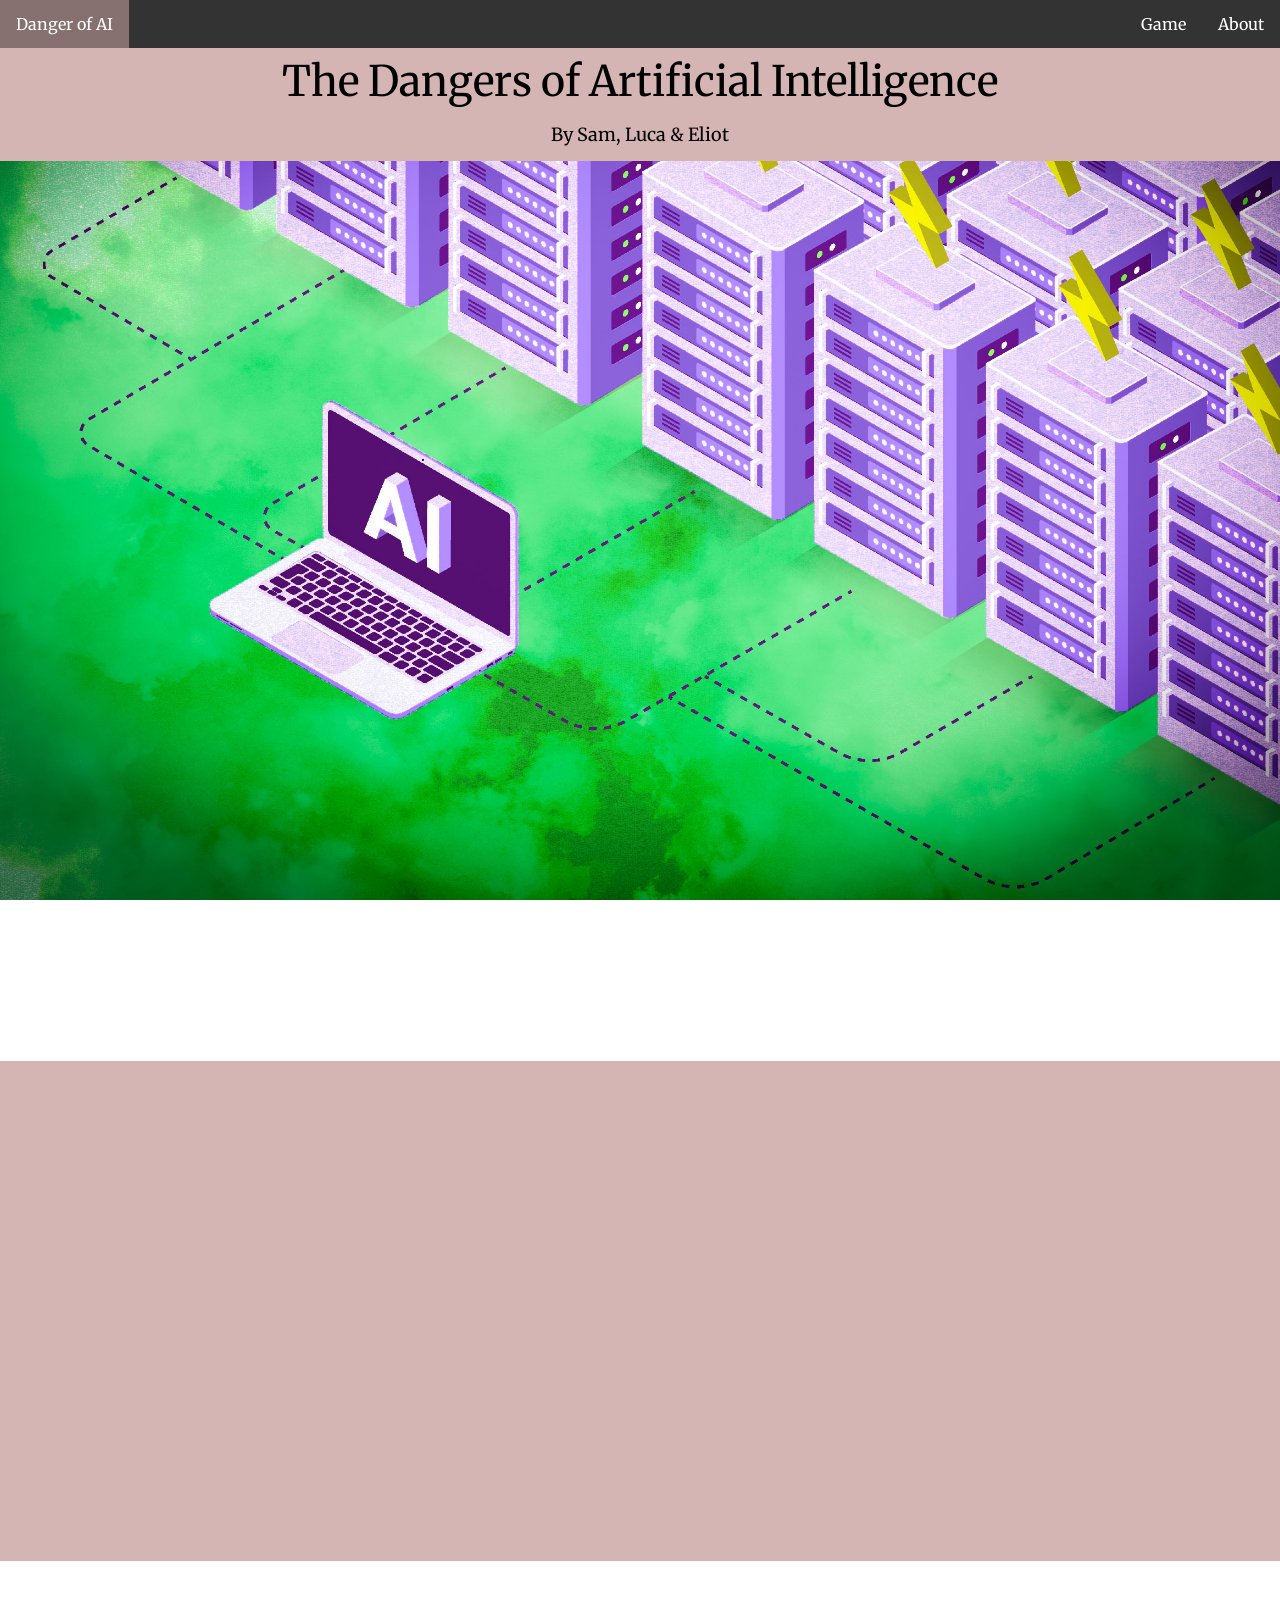
<file: index.html>
<!DOCTYPE html>
<html lang="en">
<head>
    <meta charset="UTF-8">
    <meta name="viewport" content="width=device-width, initial-scale=1.0">
    <title>Danger of AI</title>
    <link rel="stylesheet" href="DangerOfAI.css">
     <link rel="preconnect" href="https://fonts.googleapis.com">
        <link rel="preconnect" href="https://fonts.gstatic.com" crossorigin>
        <link href="https://fonts.googleapis.com/css2?family=Merriweather:ital,opsz,wght@0,18..144,300..900;1,18..144,300..900&display=swap" rel="stylesheet">
    <script src="DangerOfAI.js"></script>
</head>
<body>
    <div id="navbar-placeholder"></div>
    <div style="background-color: #D5B4B4; height: 160px; font-size: 35px; border: none; margin-top: -47px; display: flex; flex-direction: column; justify-content: center; align-items: center; position: relative;">
        <h1 class="merriweather1" align="center" style="font-size: 42px; margin: 0;">The Dangers of Artificial Intelligence</h1>
        <p class="merriweather1" align="center" style="font-size: 18px; margin: 0; position: absolute; bottom: 15px;">By Sam, Luca & Eliot</p>
    </div>
    <div class="parallax pimg1"></div>
    <div style="height:500px;background-color:#D5B4B4 ;font-size:36px"></div>
    <div class="parallax pimg2"></div>
</body>
</html>
</file>
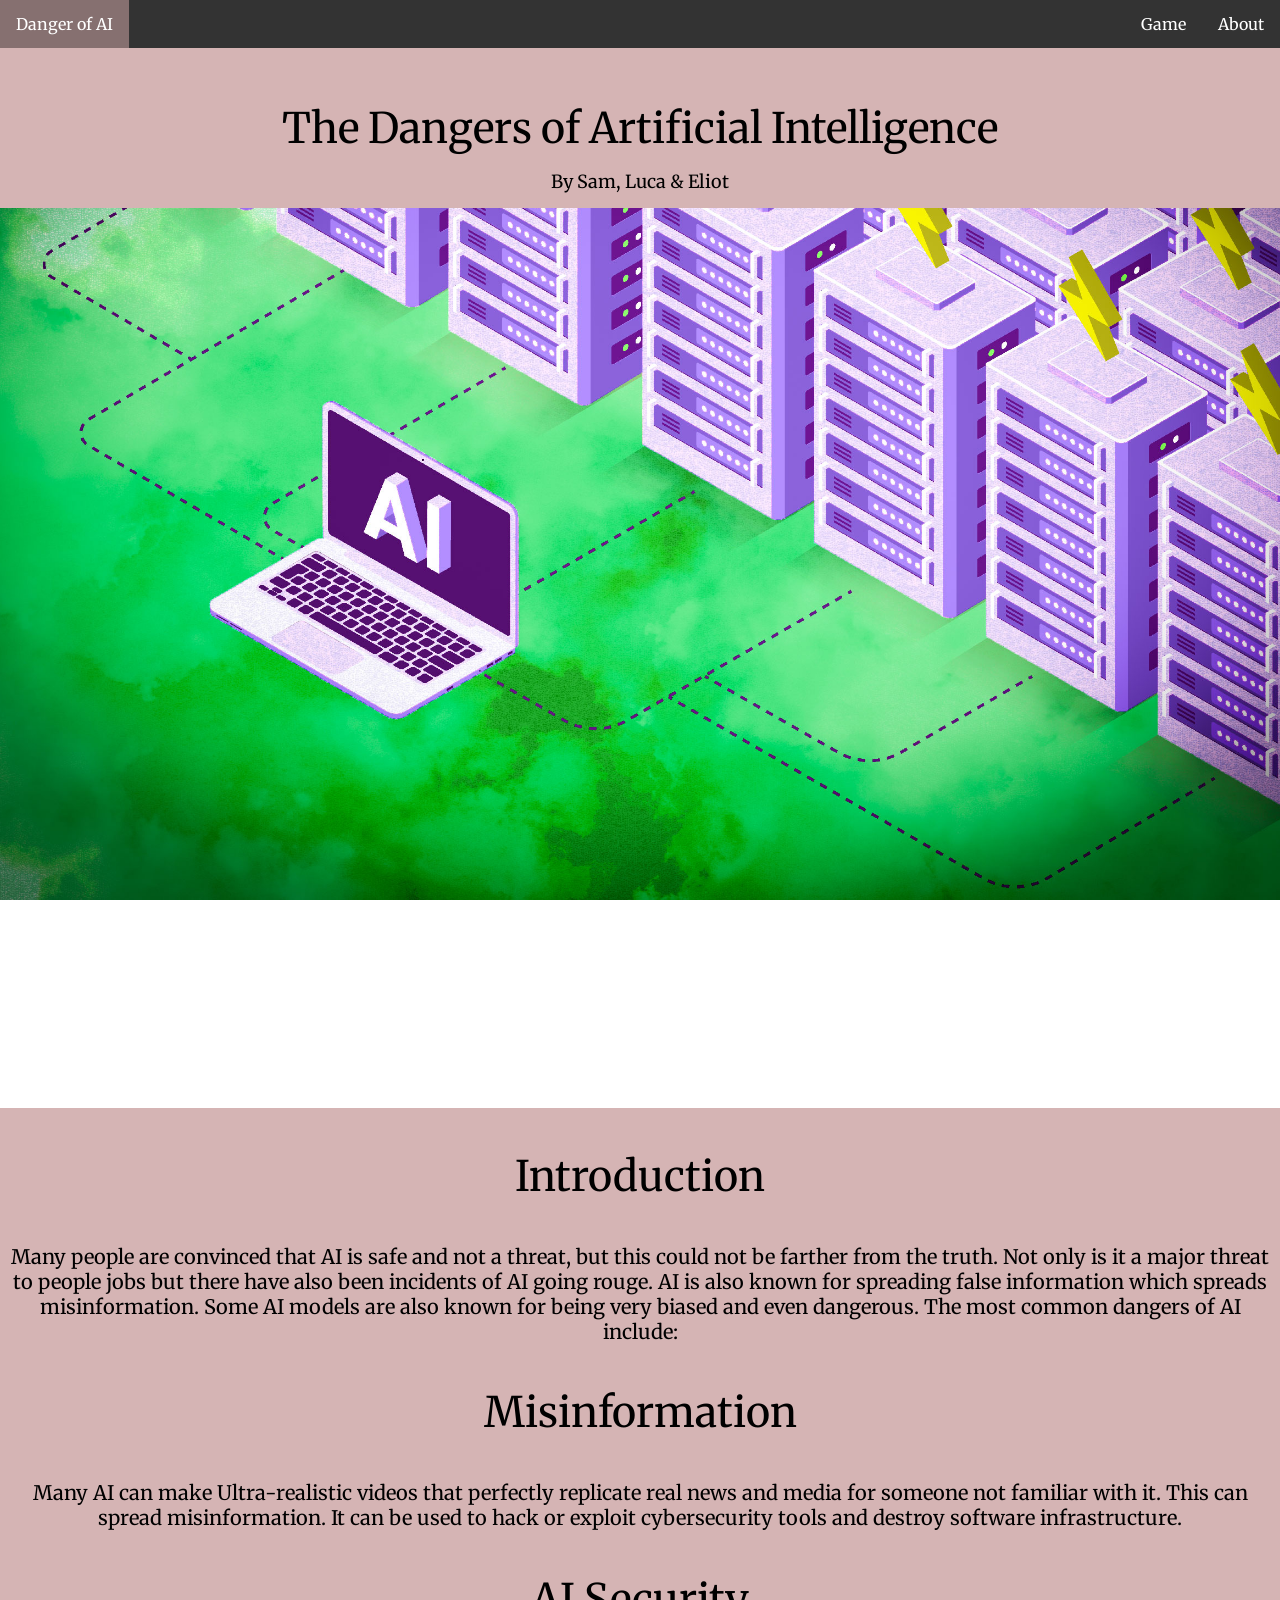
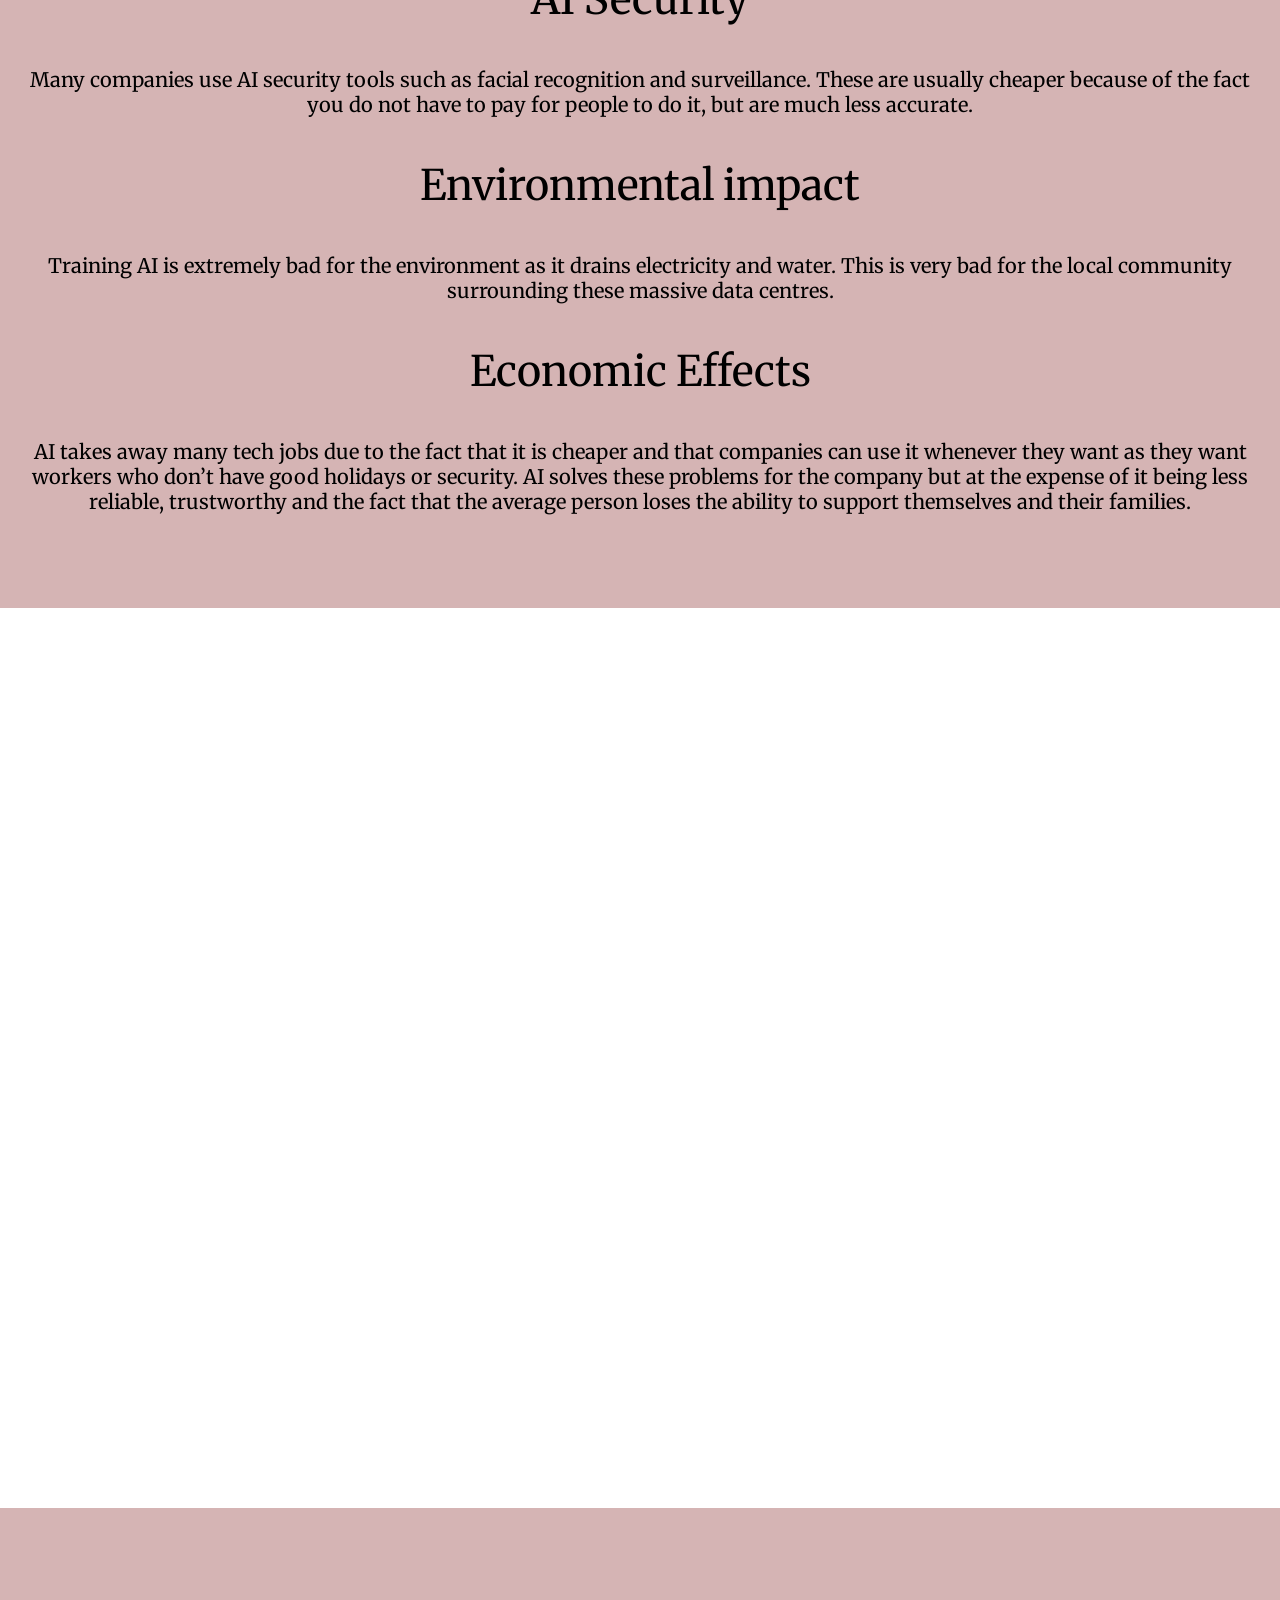
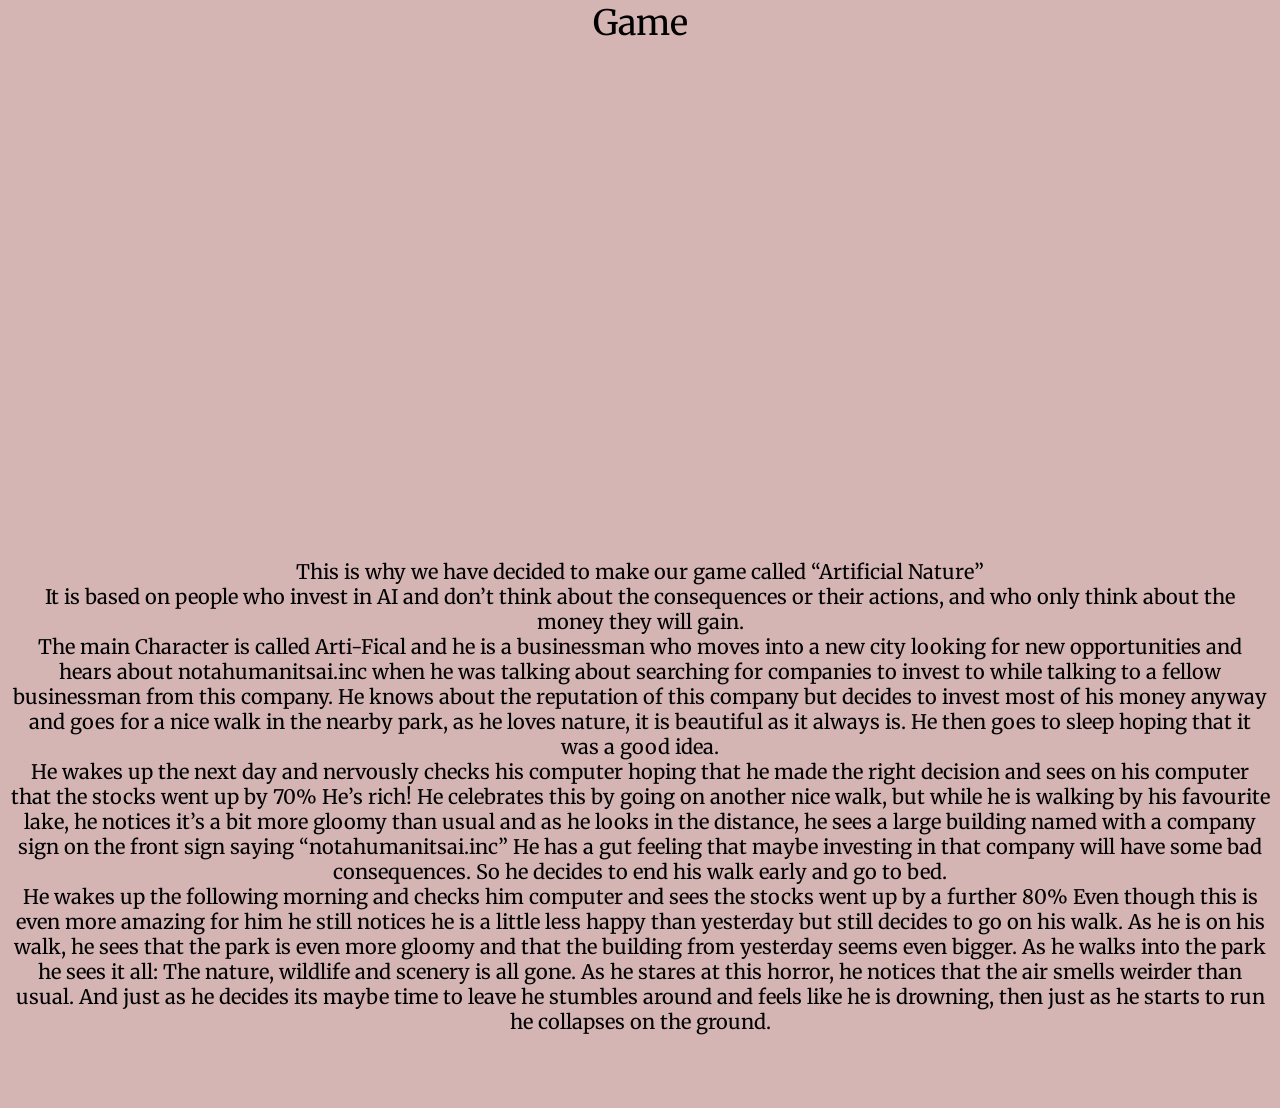
<file: Index.html>
<!DOCTYPE html>
<html lang="en">
<head>
    <meta charset="UTF-8">
    <meta name="viewport" content="width=device-width, initial-scale=1.0">
    <title>Danger of AI</title>
    <link rel="stylesheet" href="DangerOfAI.css">
     <link rel="preconnect" href="https://fonts.googleapis.com">
        <link rel="preconnect" href="https://fonts.gstatic.com" crossorigin>
        <link href="https://fonts.googleapis.com/css2?family=Merriweather:ital,opsz,wght@0,18..144,300..900;1,18..144,300..900&display=swap" rel="stylesheet">
    <script src="DangerOfAI.js"></script>
</head>
<body>
    <div id="navbar-placeholder"></div>
    <div style="background-color: #D5B4B4; height: 160px; font-size: 35px; border: none; display: flex; flex-direction: column; justify-content: center; align-items: center; position: relative;">
        <h1 class="merriweather1" align="center" style="font-size: 42px; margin: 0;">The Dangers of Artificial Intelligence</h1>
        <p class="merriweather1" align="center" style="font-size: 18px; margin: 0; position: absolute; bottom: 15px;">By Sam, Luca & Eliot</p>
    </div>
    <div class="parallax pimg1"></div>
    <div style="height:1100px; background-color:#D5B4B4; font-size:36px; display:flow-root"><h3 class="merriweather1" align="center">Introduction</h3><p class="merriweather1" style="font-size: 20px;" align="center">Many people are convinced that AI is safe and not a threat, but this could not be farther from the truth. Not only is it a major threat to people jobs but there have also been incidents of AI going rouge. AI is also known for spreading false information which spreads misinformation. Some AI models are also known for being very biased and even dangerous. 
The most common dangers of AI include:
 </p>

<h3 class="merriweather1" id="about" align="center">Misinformation</h3><p class="merriweather1" style="font-size: 20px;" align="center">
    Many AI can make Ultra-realistic videos that perfectly replicate real news and media for someone not familiar with it. This can spread misinformation.

 It can be used to hack or exploit cybersecurity tools and destroy software infrastructure. 
</p>

<h3 class="merriweather1" align="center"> AI Security</h3><p class="merriweather1" style="font-size: 20px;" align="center">
    Many companies use AI security tools such as facial recognition and surveillance. These are usually cheaper because of the fact you do not have to pay for people to do it, but are much less accurate.

</p>
<h3 class="merriweather1" align="center">Environmental impact</h3><p class="merriweather1" style="font-size: 20px;" align="center">
Training AI is extremely bad for the environment as it drains electricity and water. This is very bad for the local community surrounding these massive data centres.
</p>
<h3 class="merriweather1" align="center">Economic Effects</h3><p class="merriweather1" style="font-size: 20px;" align="center">
 AI takes away many tech jobs due to the fact that it is cheaper  and that companies can use it whenever they want as they want workers who don’t have good holidays or security. AI solves these problems for the company but at the expense of it being less reliable, trustworthy and the fact that the average person loses the ability to support themselves and their families.
</p>
</div>
    <div class="parallax pimg2" ></div>
<div id="game" style="height:1200px; background-color:#D5B4B4; font-size:36px; display:flow-root"><h3 class="merriweather1 title" align="center">Game</h3>
     <center>
<iframe allowtransparency="true" style="margin-top: 0px; border-radius: 20px;" width="485" height="402" src="https://scratch.mit.edu/projects/1392322126/embed" frameborder="0" allowfullscreen></iframe>
     </center>
 <p class="merriweather1" style="font-size: 20px;" align="center">
    This is why we have decided to make our game called “Artificial Nature” <br>
It is based on people who invest in AI and don’t think about the consequences or their actions, and who only think about the money they will gain.<br>
The main Character is called Arti-Fical and he is a businessman who moves into a new city looking for new opportunities and hears about notahumanitsai.inc when he was talking about searching for companies to invest to while talking to a fellow businessman from this company. He knows about the reputation of this company but decides to invest most of his money anyway and goes for a nice walk in the nearby park, as he loves nature, it is beautiful as it always is. He then goes to sleep hoping that it was a good idea. <br>
He wakes up the next day and nervously checks his computer hoping that he made the right decision and sees on his computer that the stocks went up by 70% He’s rich! He celebrates this by going on another nice walk, but while he is walking by his favourite lake, he notices it’s a bit more gloomy than usual and as he looks in the distance, he sees a large building named with a company sign on the front sign saying “notahumanitsai.inc” He has a gut feeling that maybe investing in that company will have some bad consequences. So he decides to end his walk early and go to bed.<br>
He wakes up the following morning and checks him computer and sees the stocks went up by a further 80% Even though this is even more amazing for him he still notices he is a little less happy than yesterday but still decides to go on his walk. As he is on his walk, he sees that the park is even more gloomy and that the building from yesterday seems even bigger. As he walks into the park he sees it all: The nature, wildlife and scenery is all gone. As he stares at this horror, he notices that the air smells weirder than usual. And just as he decides its maybe time to leave he stumbles around and feels like he is drowning, then just as he starts to run he collapses on the ground.<br>






 </p>
</div>
</body>
</html>
</file>
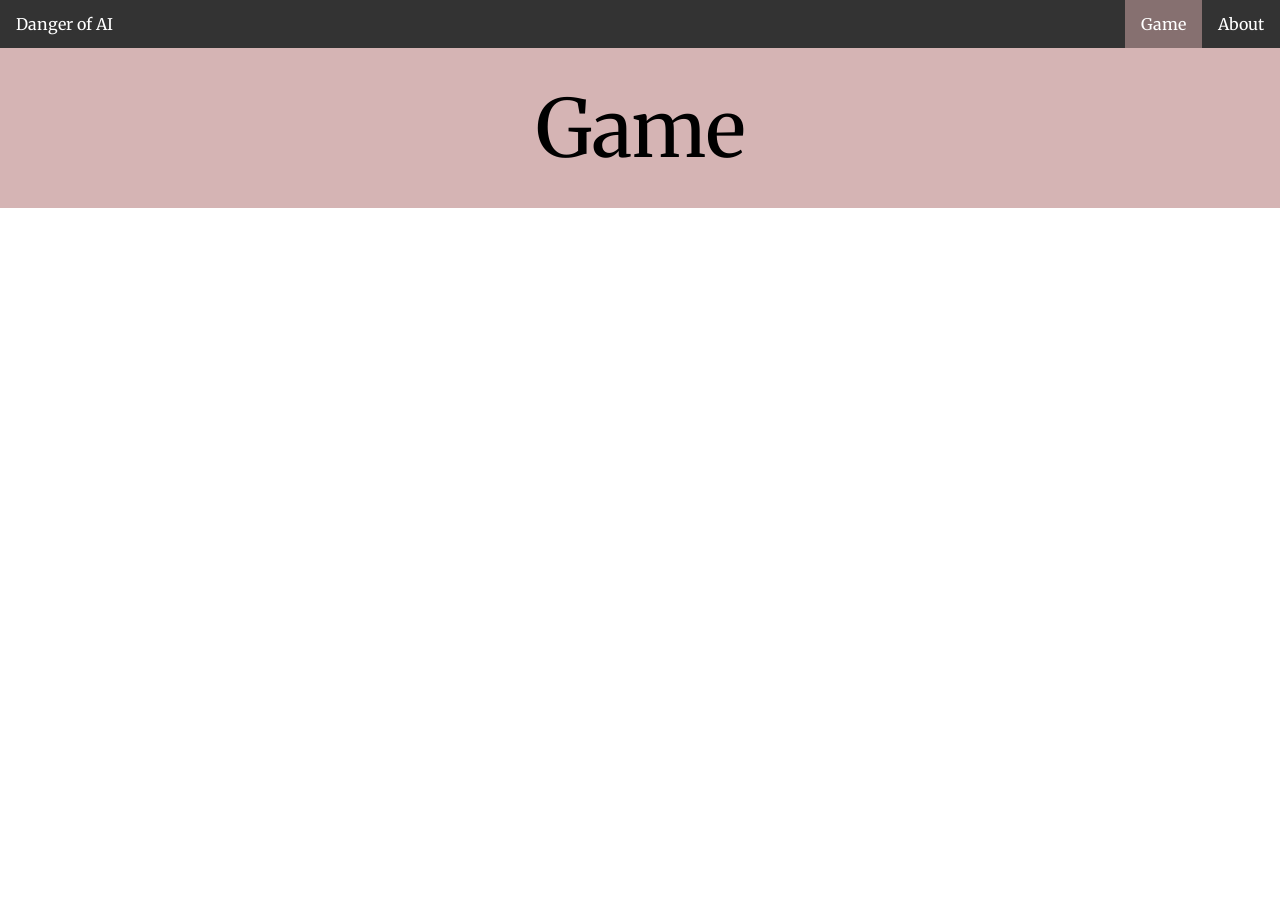
<file: DangerOfAIGAME.html>
<!DOCTYPE html>
<html lang="en">
<head>
    <meta charset="UTF-8">
    <meta name="viewport" content="width=device-width, initial-scale=1.0">
    <title>Danger of AI Game</title>
    <link rel="stylesheet" href="DangerOfAI.css">
     <link rel="preconnect" href="https://fonts.googleapis.com">
        <link rel="preconnect" href="https://fonts.gstatic.com" crossorigin>
        <link href="https://fonts.googleapis.com/css2?family=Merriweather:ital,opsz,wght@0,18..144,300..900;1,18..144,300..900&display=swap" rel="stylesheet">
    <script src="DangerOfAI.js"></script>
</head>
<body>
    <div id="navbar-placeholder"></div>
    <div>
    <h1 class="merriweather1 title" style="font-size: 80px; margin: 0;">Game</h1>
</div>  
    <center>
<iframe allowtransparency="true" style="margin-top: 0px; border-radius: 20px;" width="485" height="402" src="https://scratch.mit.edu/projects/1377549752/embed" frameborder="0" allowfullscreen></iframe>
     </center>
     
</body>
</html>
</file>
<file: DangerOfAI.css>
.merriweather1 {
  font-family: "Merriweather", serif;
  font-weight: 400;
}

html {
  height: 100%;
}

.parallax {

  /* Full height */
  height: 100vh; 

  /* Create the parallax scrolling effect */
  background-attachment: fixed;
  background-position: center;
  background-repeat: no-repeat;
  background-size: cover;
}

.pimg1{
  background-image: url('img_parallax.jpg');
}

.pimg2{
  background-image: url('img_parallax2.jpg');
}

.pstart {
     border-radius: 30px 30px 0px 0px
}

.pend {
    border-radius: 0px 0px 30px 30px 
}

body {
    padding:0;
    margin:0;
}


h2, p {
  margin: 10px;
}

#navbar-placeholder {
  position: sticky;
  top: 0;
  z-index: 1000;
}

ul {
  list-style-type: none;
  margin: 0;
  padding: 0;
  overflow: hidden;
  background-color: #333333;
}

ul li {
  float: left;
}

ul li a {
  display: block;
  color: white;
  text-align: center;
  padding: 14px 16px;
  text-decoration: none;
}

ul li a:hover:not(.active) {
  background-color: #111111;
}

ul li a.active {
  background-color: #867070;
}

.title {
  background-color: #D5B4B4;
  height: 160px; 
  font-size: 35px; 
  border: none;
  display: flex;
  flex-direction: column;
  justify-content: center;
  align-items: center;
  position: relative;
}
</file>
